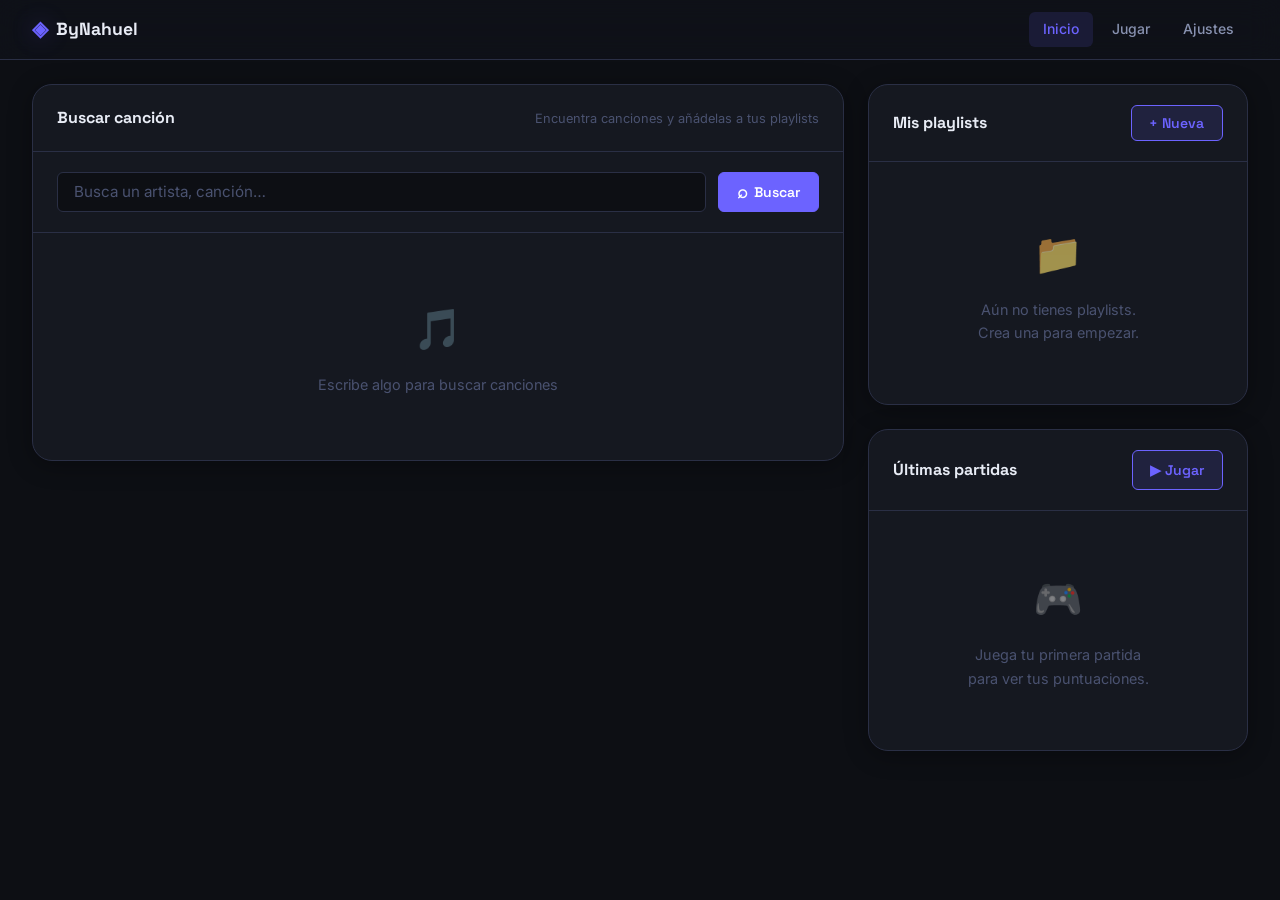
<file: index.html>
<!DOCTYPE html>
<html lang="es">
<head>
  <meta charset="UTF-8" />
  <meta name="viewport" content="width=device-width, initial-scale=1.0" />
  <title>ByNahuel – Inicio</title>
  <link rel="stylesheet" href="css/theme.css" />
  <link rel="stylesheet" href="css/index.css" />
  <link rel="preconnect" href="https://fonts.googleapis.com" />
  <link href="https://fonts.googleapis.com/css2?family=Space+Grotesk:wght@400;500;600;700&family=Inter:wght@300;400;500&display=swap" rel="stylesheet" />
</head>
<body>

  <!-- NAV -->
  <nav class="navbar">
    <a href="index.html" class="nav-brand">
      <span class="brand-icon">◈</span>
      <span class="brand-name">ByNahuel</span>
    </a>
    <div class="nav-links">
      <a href="index.html" class="nav-link active">Inicio</a>
      <a href="game.html" class="nav-link">Jugar</a>
      <a href="config.html" class="nav-link">Ajustes</a>
    </div>
  </nav>

  <!-- MAIN -->
  <main class="main-layout">

    <!-- LEFT: Search & Add -->
    <section class="panel search-panel">
      <div class="panel-header">
        <h2 class="panel-title">Buscar canción</h2>
        <p class="panel-sub">Encuentra canciones y añádelas a tus playlists</p>
      </div>

      <div class="search-bar-wrap">
        <input
          type="text"
          id="searchInput"
          class="search-input"
          placeholder="Busca un artista, canción…"
          autocomplete="off"
        />
        <button id="searchBtn" class="btn btn-primary">
          <span class="btn-icon">⌕</span> Buscar
        </button>
      </div>

      <!-- Results -->
      <div id="searchResults" class="results-grid" aria-live="polite">
        <!-- Cards injected by JS -->
        <div class="empty-state" id="searchEmpty">
          <span class="empty-icon">🎵</span>
          <p>Escribe algo para buscar canciones</p>
        </div>
      </div>
    </section>

    <!-- RIGHT: Playlists + Scores -->
    <aside class="right-column">

      <!-- Playlists -->
      <section class="panel playlists-panel">
        <div class="panel-header">
          <h2 class="panel-title">Mis playlists</h2>
          <button id="newPlaylistBtn" class="btn btn-accent">+ Nueva</button>
        </div>

        <div id="playlistsList" class="playlists-list">
          <!-- Injected by JS -->
          <div class="empty-state" id="playlistsEmpty">
            <span class="empty-icon">📁</span>
            <p>Aún no tienes playlists.<br/>Crea una para empezar.</p>
          </div>
        </div>
      </section>

      <!-- Recent Scores -->
      <section class="panel scores-panel">
        <div class="panel-header">
          <h2 class="panel-title">Últimas partidas</h2>
          <a href="game.html" class="btn btn-accent">▶ Jugar</a>
        </div>
        <div id="recentScoresList" class="recent-scores-list">
          <!-- Injected by JS -->
          <div class="empty-state" id="scoresEmpty">
            <span class="empty-icon">🎮</span>
            <p>Juega tu primera partida<br/>para ver tus puntuaciones.</p>
          </div>
        </div>
      </section>

    </aside>

  </main>

  <!-- MODAL: New Playlist -->
  <div id="modalNewPlaylist" class="modal-overlay hidden" role="dialog" aria-modal="true" aria-labelledby="modalTitle">
    <div class="modal">
      <div class="modal-header">
        <h3 id="modalTitle" class="modal-title">Nueva playlist</h3>
        <button class="modal-close" id="closeModal" aria-label="Cerrar">✕</button>
      </div>
      <div class="modal-body">
        <label class="form-label" for="playlistNameInput">Nombre</label>
        <input type="text" id="playlistNameInput" class="form-input" placeholder="Mi playlist…" maxlength="50" />
        <label class="form-label" for="playlistEmojiInput">Emoji (opcional)</label>
        <input type="text" id="playlistEmojiInput" class="form-input emoji-input" placeholder="🎸" maxlength="2" />
      </div>
      <div class="modal-footer">
        <button id="cancelModal" class="btn btn-ghost">Cancelar</button>
        <button id="confirmModal" class="btn btn-primary">Crear</button>
      </div>
    </div>
  </div>

  <!-- MODAL: Add to Playlist -->
  <div id="modalAddSong" class="modal-overlay hidden" role="dialog" aria-modal="true" aria-labelledby="modalAddTitle">
    <div class="modal">
      <div class="modal-header">
        <h3 id="modalAddTitle" class="modal-title">Añadir a playlist</h3>
        <button class="modal-close" id="closeAddModal" aria-label="Cerrar">✕</button>
      </div>
      <div class="modal-body">
        <p class="modal-song-info" id="modalSongInfo"></p>
        <div id="playlistSelectList" class="playlist-select-list">
          <!-- Injected by JS -->
        </div>
      </div>
    </div>
  </div>

  <!-- MODAL: View / Edit Playlist -->
  <div id="modalViewPlaylist" class="modal-overlay hidden" role="dialog" aria-modal="true" aria-labelledby="modalViewTitle">
    <div class="modal modal-wide">
      <div class="modal-header">
        <h3 id="modalViewTitle" class="modal-title">Playlist</h3>
        <button class="modal-close" id="closeViewModal" aria-label="Cerrar">✕</button>
      </div>
      <div class="modal-body">

        <!-- Editar nombre y emoji -->
        <div style="display:flex; gap:0.5rem; margin-bottom:1rem;">
          <input
            type="text"
            id="editEmojiInput"
            class="form-input emoji-input"
            placeholder="🎵"
            maxlength="2"
            style="width:56px; flex-shrink:0; text-align:center;"
          />
          <input
            type="text"
            id="editNameInput"
            class="form-input"
            placeholder="Nombre de la playlist…"
            maxlength="50"
            style="flex:1;"
          />
          <button id="savePlaylistNameBtn" class="btn btn-primary" style="flex-shrink:0;">Guardar</button>
        </div>

        <div id="playlistSongsList" class="playlist-songs-list">
          <!-- Injected by JS -->
        </div>
      </div>
      <div class="modal-footer">
        <button id="deletePlaylistBtn" class="btn btn-danger">Eliminar playlist</button>
        <a id="playToGameBtn" href="game.html" class="btn btn-primary">▶ Jugar con esta playlist</a>
      </div>
    </div>
  </div>

  <!-- MODAL: Score detail -->
  <div id="modalScoreDetail" class="modal-overlay hidden" role="dialog" aria-modal="true" aria-labelledby="scoreDetailTitle">
    <div class="modal modal-wide">
      <div class="modal-header">
        <h3 id="scoreDetailTitle" class="modal-title">Detalle de partida</h3>
        <button class="modal-close" id="closeScoreModal" aria-label="Cerrar">✕</button>
      </div>
      <div class="modal-body" id="scoreDetailContent">
        <!-- Injected by JS -->
      </div>
    </div>
  </div>

  <!-- TOAST -->
  <div id="toast" class="toast hidden" aria-live="polite"></div>

  <script src="js/storage.js"></script>
  <script src="js/api.js"></script>
  <script src="js/index.js"></script>
  <script>
    /* ── Render recent scores on the index page ── */
    (function renderIndexScores() {
      const list    = document.getElementById('recentScoresList');
      const empty   = document.getElementById('scoresEmpty');
      const scores  = Storage.getScores().slice(0, 5);   // top 5

      if (!scores.length) {
        empty.style.display = '';
        return;
      }

      empty.style.display = 'none';
      const medals = ['🥇', '🥈', '🥉'];

      scores.forEach((s, i) => {
        const pct  = s.total ? Math.round((s.correct / s.total) * 100) : 0;
        const pctClass = pct >= 80 ? 'high' : pct >= 50 ? 'mid' : 'low';
        const date = new Date(s.date).toLocaleDateString('es-ES', { day: 'numeric', month: 'short' });

        const item = document.createElement('div');
        item.className = 'score-row';
        item.title = 'Ver detalle de la partida';
        item.innerHTML = `
          <span class="score-medal">${medals[i] || (i + 1)}</span>
          <div class="score-info">
            <div class="score-playlist">${s.playlistName || '—'}</div>
            <div class="score-meta">${date} &middot; ${s.correct}/${s.total} aciertos &middot; racha ${s.bestStreak || 0}</div>
          </div>
          <div class="score-right">
            <span class="score-pts">${s.score.toLocaleString('es-ES')}</span>
            <span class="score-pct ${pctClass}">${pct}%</span>
          </div>
          <span class="score-chevron">›</span>
        `;
        item.addEventListener('click', () => openScoreDetailModal(s));
        list.appendChild(item);
      });
    })();
  </script>
</body>
</html>
</file>
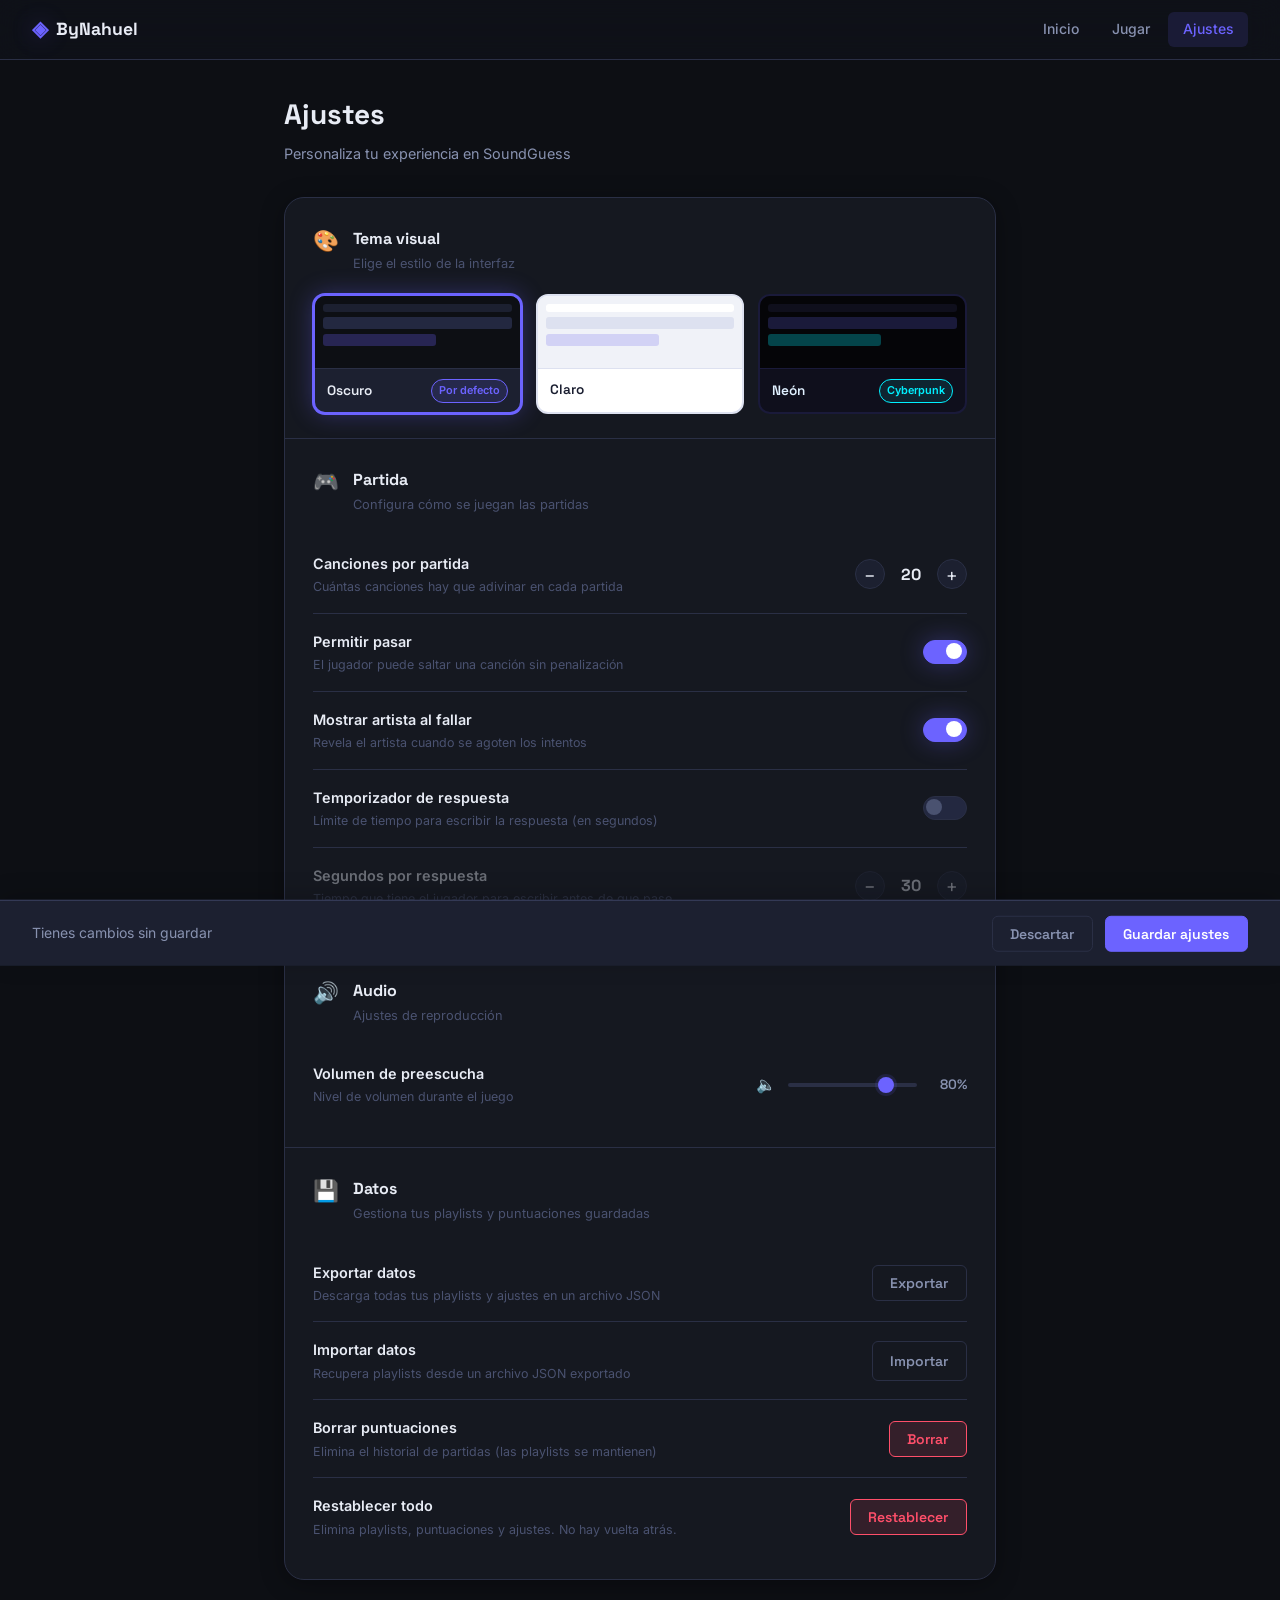
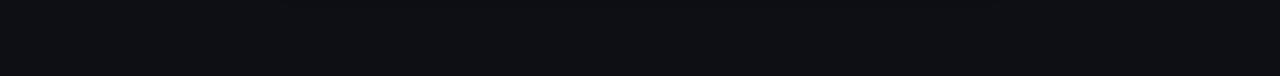
<file: config.html>
<!DOCTYPE html>
<html lang="es">
<head>
  <meta charset="UTF-8" />
  <meta name="viewport" content="width=device-width, initial-scale=1.0" />
  <title>ByNahuel – Ajustes</title>
  <link rel="stylesheet" href="css/theme.css" />
  <link rel="stylesheet" href="css/config.css" />
  <link rel="preconnect" href="https://fonts.googleapis.com" />
  <link href="https://fonts.googleapis.com/css2?family=Space+Grotesk:wght@400;500;600;700&family=Inter:wght@300;400;500&display=swap" rel="stylesheet" />
</head>
<body>

  <!-- NAV -->
  <nav class="navbar">
    <a href="index.html" class="nav-brand">
      <span class="brand-icon">◈</span>
      <span class="brand-name">ByNahuel</span>
    </a>
    <div class="nav-links">
      <a href="index.html" class="nav-link">Inicio</a>
      <a href="game.html" class="nav-link">Jugar</a>
      <a href="config.html" class="nav-link active">Ajustes</a>
    </div>
  </nav>

  <main class="config-main">
    <div class="config-header">
      <h1 class="config-title">Ajustes</h1>
      <p class="config-sub">Personaliza tu experiencia en SoundGuess</p>
    </div>

    <div class="config-sections">

      <!-- SECTION: Theme -->
      <section class="config-section">
        <div class="section-label">
          <span class="section-icon">🎨</span>
          <div>
            <h2 class="section-title">Tema visual</h2>
            <p class="section-desc">Elige el estilo de la interfaz</p>
          </div>
        </div>

        <div class="theme-cards" id="themeCards" role="radiogroup" aria-label="Seleccionar tema">

          <label class="theme-card" data-theme="dark">
            <input type="radio" name="theme" value="dark" class="sr-only" />
            <div class="theme-preview theme-preview-dark">
              <div class="tp-bar"></div>
              <div class="tp-block"></div>
              <div class="tp-block tp-short"></div>
            </div>
            <div class="theme-card-info">
              <span class="theme-name">Oscuro</span>
              <span class="theme-badge">Por defecto</span>
            </div>
          </label>

          <label class="theme-card" data-theme="light">
            <input type="radio" name="theme" value="light" class="sr-only" />
            <div class="theme-preview theme-preview-light">
              <div class="tp-bar"></div>
              <div class="tp-block"></div>
              <div class="tp-block tp-short"></div>
            </div>
            <div class="theme-card-info">
              <span class="theme-name">Claro</span>
            </div>
          </label>

          <label class="theme-card" data-theme="neon">
            <input type="radio" name="theme" value="neon" class="sr-only" />
            <div class="theme-preview theme-preview-neon">
              <div class="tp-bar"></div>
              <div class="tp-block"></div>
              <div class="tp-block tp-short"></div>
            </div>
            <div class="theme-card-info">
              <span class="theme-name">Neón</span>
              <span class="theme-badge neon">Cyberpunk</span>
            </div>
          </label>

        </div>
      </section>

      <!-- DIVIDER -->
      <div class="section-divider"></div>

      <!-- SECTION: Game -->
      <section class="config-section">
        <div class="section-label">
          <span class="section-icon">🎮</span>
          <div>
            <h2 class="section-title">Partida</h2>
            <p class="section-desc">Configura cómo se juegan las partidas</p>
          </div>
        </div>

        <div class="config-options">

          <div class="config-row">
            <div class="config-row-info">
              <label class="config-row-title" for="songsPerGame">Canciones por partida</label>
              <p class="config-row-desc">Cuántas canciones hay que adivinar en cada partida</p>
            </div>
            <div class="config-row-control">
              <button class="stepper-btn" id="songsDecBtn" aria-label="Reducir">−</button>
              <span class="stepper-val" id="songsPerGameVal">20</span>
              <button class="stepper-btn" id="songsIncBtn" aria-label="Aumentar">+</button>
              <input type="hidden" id="songsPerGame" value="20" min="5" max="50" />
            </div>
          </div>

          <div class="config-row">
            <div class="config-row-info">
              <label class="config-row-title" for="skipEnabled">Permitir pasar</label>
              <p class="config-row-desc">El jugador puede saltar una canción sin penalización</p>
            </div>
            <div class="config-row-control">
              <button
                class="toggle-btn"
                id="skipEnabled"
                role="switch"
                aria-checked="true"
                data-key="skipEnabled"
              >
                <span class="toggle-thumb"></span>
              </button>
            </div>
          </div>

          <div class="config-row">
            <div class="config-row-info">
              <label class="config-row-title" for="showArtist">Mostrar artista al fallar</label>
              <p class="config-row-desc">Revela el artista cuando se agoten los intentos</p>
            </div>
            <div class="config-row-control">
              <button
                class="toggle-btn"
                id="showArtist"
                role="switch"
                aria-checked="true"
                data-key="showArtist"
              >
                <span class="toggle-thumb"></span>
              </button>
            </div>
          </div>

          <div class="config-row">
            <div class="config-row-info">
              <label class="config-row-title" for="timerEnabled">Temporizador de respuesta</label>
              <p class="config-row-desc">Límite de tiempo para escribir la respuesta (en segundos)</p>
            </div>
            <div class="config-row-control">
              <button
                class="toggle-btn"
                id="timerEnabled"
                role="switch"
                aria-checked="false"
                data-key="timerEnabled"
              >
                <span class="toggle-thumb"></span>
              </button>
            </div>
          </div>

          <div class="config-row" id="timerSecondsRow" style="opacity:0.4; pointer-events:none;">
            <div class="config-row-info">
              <label class="config-row-title" for="timerSeconds">Segundos por respuesta</label>
              <p class="config-row-desc">Tiempo que tiene el jugador para escribir antes de que pase</p>
            </div>
            <div class="config-row-control">
              <button class="stepper-btn" id="timerDecBtn" aria-label="Reducir">−</button>
              <span class="stepper-val" id="timerSecondsVal">30</span>
              <button class="stepper-btn" id="timerIncBtn" aria-label="Aumentar">+</button>
              <input type="hidden" id="timerSeconds" value="30" min="10" max="120" />
            </div>
          </div>

        </div>
      </section>

      <!-- DIVIDER -->
      <div class="section-divider"></div>

      <!-- SECTION: Audio -->
      <section class="config-section">
        <div class="section-label">
          <span class="section-icon">🔊</span>
          <div>
            <h2 class="section-title">Audio</h2>
            <p class="section-desc">Ajustes de reproducción</p>
          </div>
        </div>

        <div class="config-options">
          <div class="config-row">
            <div class="config-row-info">
              <label class="config-row-title" for="volumeSlider">Volumen de preescucha</label>
              <p class="config-row-desc">Nivel de volumen durante el juego</p>
            </div>
            <div class="config-row-control wide-control">
              <span class="volume-icon">🔈</span>
              <input type="range" id="volumeSlider" class="slider" min="0" max="100" value="80" />
              <span class="volume-label" id="volumeLabel">80%</span>
            </div>
          </div>
        </div>
      </section>

      <!-- DIVIDER -->
      <div class="section-divider"></div>

      <!-- SECTION: Data -->
      <section class="config-section">
        <div class="section-label">
          <span class="section-icon">💾</span>
          <div>
            <h2 class="section-title">Datos</h2>
            <p class="section-desc">Gestiona tus playlists y puntuaciones guardadas</p>
          </div>
        </div>

        <div class="config-options">
          <div class="config-row">
            <div class="config-row-info">
              <span class="config-row-title">Exportar datos</span>
              <p class="config-row-desc">Descarga todas tus playlists y ajustes en un archivo JSON</p>
            </div>
            <div class="config-row-control">
              <button id="exportDataBtn" class="btn btn-ghost">Exportar</button>
            </div>
          </div>

          <div class="config-row">
            <div class="config-row-info">
              <span class="config-row-title">Importar datos</span>
              <p class="config-row-desc">Recupera playlists desde un archivo JSON exportado</p>
            </div>
            <div class="config-row-control">
              <label class="btn btn-ghost" for="importDataInput" style="cursor:pointer;">Importar</label>
              <input type="file" id="importDataInput" accept=".json" class="sr-only" />
            </div>
          </div>

          <div class="config-row">
            <div class="config-row-info">
              <span class="config-row-title">Borrar puntuaciones</span>
              <p class="config-row-desc">Elimina el historial de partidas (las playlists se mantienen)</p>
            </div>
            <div class="config-row-control">
              <button id="clearScoresBtn" class="btn btn-danger">Borrar</button>
            </div>
          </div>

          <div class="config-row">
            <div class="config-row-info">
              <span class="config-row-title">Restablecer todo</span>
              <p class="config-row-desc">Elimina playlists, puntuaciones y ajustes. No hay vuelta atrás.</p>
            </div>
            <div class="config-row-control">
              <button id="resetAllBtn" class="btn btn-danger">Restablecer</button>
            </div>
          </div>
        </div>
      </section>

    </div>

    <!-- Save bar -->
    <div class="save-bar" id="saveBar">
      <span class="save-msg">Tienes cambios sin guardar</span>
      <div class="save-actions">
        <button id="discardBtn" class="btn btn-ghost">Descartar</button>
        <button id="saveBtn" class="btn btn-primary">Guardar ajustes</button>
      </div>
    </div>

  </main>

  <!-- TOAST -->
  <div id="toast" class="toast hidden" aria-live="polite"></div>

  <!-- CONFIRM MODAL -->
  <div id="modalConfirm" class="modal-overlay hidden" role="dialog" aria-modal="true">
    <div class="modal">
      <div class="modal-header">
        <h3 id="confirmTitle" class="modal-title">¿Estás seguro?</h3>
      </div>
      <div class="modal-body">
        <p id="confirmMsg" class="modal-text"></p>
      </div>
      <div class="modal-footer">
        <button id="confirmCancel" class="btn btn-ghost">Cancelar</button>
        <button id="confirmOk" class="btn btn-danger">Confirmar</button>
      </div>
    </div>
  </div>

  <script src="js/storage.js"></script>
  <script src="js/config.js"></script>
</body>
</html>
</file>
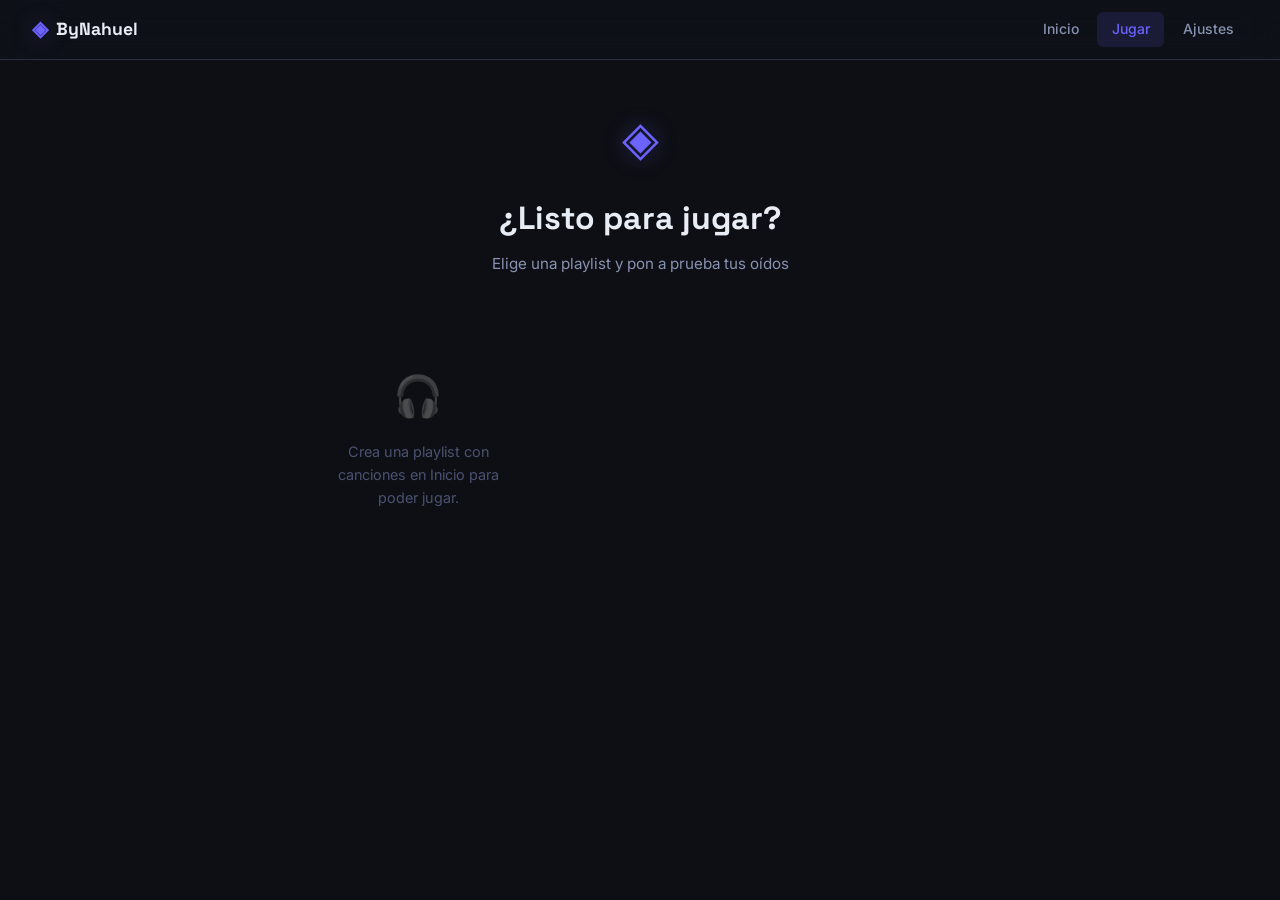
<file: game.html>
<!DOCTYPE html>
<html lang="es">
<head>
  <meta charset="UTF-8" />
  <meta name="viewport" content="width=device-width, initial-scale=1.0" />
  <title>ByNahuel – Jugar</title>
  <link rel="stylesheet" href="css/theme.css" />
  <link rel="stylesheet" href="css/game.css" />
  <link rel="preconnect" href="https://fonts.googleapis.com" />
  <link href="https://fonts.googleapis.com/css2?family=Space+Grotesk:wght@400;500;600;700&family=Inter:wght@300;400;500&display=swap" rel="stylesheet" />
</head>
<body>
 
  <!-- NAV -->
  <nav class="navbar">
    <a href="index.html" class="nav-brand">
      <span class="brand-icon">◈</span>
      <span class="brand-name">ByNahuel</span>
    </a>
    <div class="nav-links">
      <a href="index.html" class="nav-link">Inicio</a>
      <a href="game.html" class="nav-link active">Jugar</a>
      <a href="config.html" class="nav-link">Ajustes</a>
    </div>
  </nav>

  <!-- ══════════ BANNER: Reanudar partida ══════════ -->
  <div id="resumeBanner" class="resume-banner hidden" role="alert">
    <div class="resume-banner-inner">
      <span class="resume-icon">⏸</span>
      <div class="resume-text">
        <strong>Tienes una partida en curso</strong>
        <span id="resumeInfo" class="resume-info"></span>
      </div>
      <div class="resume-actions">
        <button id="resumeYesBtn" class="btn btn-primary">Continuar</button>
        <button id="resumeNoBtn"  class="btn btn-ghost">Descartar</button>
      </div>
    </div>
  </div>
 
  <main class="game-main">
 
    <!-- ══════════ SCREEN: Lobby ══════════ -->
    <div id="screenLobby" class="game-screen">
      <div class="lobby-wrap">
        <div class="lobby-hero">
          <span class="lobby-icon">◈</span>
          <h1 class="lobby-title">¿Listo para jugar?</h1>
          <p class="lobby-sub">Elige una playlist y pon a prueba tus oídos</p>
        </div>
 
        <div class="lobby-playlists" id="lobbyPlaylists">
          <!-- Injected by JS -->
          <div class="empty-state" id="lobbyEmpty">
            <span class="empty-icon">🎧</span>
            <p>Crea una playlist con canciones en <a href="index.html">Inicio</a> para poder jugar.</p>
          </div>
        </div>
 
        <div class="lobby-actions" id="lobbyActions" style="display:none;">
          <div class="selected-playlist-info" id="selectedPlaylistInfo">
            <!-- Injected by JS -->
          </div>
          <button id="startGameBtn" class="btn btn-primary btn-large">▶ Empezar partida</button>
        </div>
      </div>
    </div>
 
    <!-- ══════════ SCREEN: Game ══════════ -->
    <div id="screenGame" class="game-screen hidden">
 
      <!-- HUD -->
      <div class="game-hud">
        <div class="hud-block">
          <span class="hud-label">Canción</span>
          <span class="hud-val" id="hudSong">1 / 20</span>
        </div>
        <div class="hud-block hud-score">
          <span class="hud-label">Puntos</span>
          <span class="hud-val hud-score-val" id="hudScore">0</span>
        </div>
        <div class="hud-block">
          <span class="hud-label">Racha</span>
          <span class="hud-val hud-streak" id="hudStreak">🔥 0</span>
        </div>
        <div class="hud-block hud-timer-block hidden" id="hudTimerBlock">
          <span class="hud-label">Tiempo</span>
          <span class="hud-val hud-timer" id="hudTimer">30</span>
        </div>
      </div>
 
      <!-- Progress bar -->
      <div class="progress-bar-track">
        <div class="progress-bar-fill" id="progressBarFill" style="width:0%"></div>
      </div>
 
      <!-- Game arena -->
      <div class="game-arena">
 
        <!-- Phase indicator -->
        <div class="phase-row">
          <div class="phase-step" id="phase1" data-phase="1">
            <span class="phase-num">1</span>
            <span class="phase-secs">0.3 seg</span>
          </div>
          <div class="phase-sep">→</div>
          <div class="phase-step" id="phase2" data-phase="2">
            <span class="phase-num">2</span>
            <span class="phase-secs">1 seg</span>
          </div>
          <div class="phase-sep">→</div>
          <div class="phase-step" id="phase3" data-phase="3">
            <span class="phase-num">3</span>
            <span class="phase-secs">5 seg</span>
          </div>
          <div class="phase-sep">→</div>
          <div class="phase-step" id="phase4" data-phase="4">
            <span class="phase-num">4</span>
            <span class="phase-secs">10 seg</span>
          </div>
        </div>
 
        <!-- Player -->
        <div class="player-card" id="playerCard">
          <div class="waveform-wrap">
            <div class="waveform" id="waveform">
              <span></span><span></span><span></span><span></span><span></span>
              <span></span><span></span><span></span><span></span><span></span>
              <span></span><span></span><span></span><span></span><span></span>
            </div>
            <audio id="audioPlayer" preload="none"></audio>
          </div>

          <!-- Playback progress bar for current fragment -->
          <div class="playback-progress-wrap" id="playbackProgressWrap">
            <div class="playback-progress-fill" id="playbackProgressFill"></div>
          </div>
 
          <button id="playBtn" class="play-btn" aria-label="Reproducir fragmento">
            <span class="play-icon" id="playBtnIcon">▶</span>
          </button>
 
          <div class="phase-label">
            Escucharás <strong id="phaseDuration">1 segundo</strong>
          </div>
        </div>
 
        <!-- Guess input -->
        <div class="guess-area">
          <div class="guess-input-wrap">
            <input
              type="text"
              id="guessInput"
              class="guess-input"
              placeholder="¿Qué canción es?"
              autocomplete="off"
            />
            <div class="autocomplete-list hidden" id="autocompleteList"></div>
          </div>
 
          <div class="guess-actions">
            <button id="skipBtn" class="btn btn-ghost skip-btn">
              Pasar fase →
            </button>
            <button id="giveUpBtn" class="btn btn-ghost give-up-btn">
              No sé
            </button>
            <button id="submitGuessBtn" class="btn btn-primary">
              Confirmar
            </button>
          </div>
        </div>
 
        <!-- Feedback (shown after guess) -->
        <div class="feedback-area hidden" id="feedbackArea">
          <div class="feedback-card" id="feedbackCard">
            <div class="feedback-result" id="feedbackResult">
              <!-- ✓ / ✗ injected -->
            </div>
            <div class="feedback-song" id="feedbackSong">
              <!-- Song info injected -->
            </div>
            <div class="feedback-points" id="feedbackPoints">
              <!-- Points injected -->
            </div>

            <!-- Listen to preview button -->
            <button id="listenPreviewBtn" class="listen-preview-btn" aria-label="Escuchar preview">
              <span class="listen-icon">▶</span>
              <span class="listen-label">Escuchar canción</span>
            </button>
            <!-- Mini progress bar for the preview playback -->
            <div class="listen-progress-wrap" id="listenProgressWrap">
              <div class="listen-progress-fill" id="listenProgressFill"></div>
            </div>

            <button id="nextSongBtn" class="btn btn-primary btn-large">
              Siguiente canción →
            </button>
          </div>
        </div>
 
      </div>
    </div>
 
    <!-- ══════════ SCREEN: Results ══════════ -->
    <div id="screenResults" class="game-screen hidden">
      <div class="results-wrap">
 
        <div class="results-hero">
          <div class="results-trophy" id="resultsTrophy">🏆</div>
          <h2 class="results-title" id="resultsTitle">¡Partida terminada!</h2>
          <div class="results-score-display">
            <span class="results-score-num" id="resultsFinalScore">0</span>
            <span class="results-score-label">puntos</span>
          </div>
        </div>
 
        <div class="results-stats-row">
          <div class="results-stat">
            <span class="stat-num" id="statCorrect">0</span>
            <span class="stat-label">Acertadas</span>
          </div>
          <div class="results-stat">
            <span class="stat-num" id="statWrong">0</span>
            <span class="stat-label">Falladas</span>
          </div>
          <div class="results-stat">
            <span class="stat-num" id="statBestStreak">0</span>
            <span class="stat-label">Racha máx.</span>
          </div>
          <div class="results-stat">
            <span class="stat-num" id="statAvgPhase">-</span>
            <span class="stat-label">Fase media</span>
          </div>
        </div>
 
        <!-- Score history table -->
        <div class="results-history">
          <h3 class="history-title">Canciones de esta partida</h3>
          <div class="history-list" id="historySongList">
            <!-- Injected by JS -->
          </div>
        </div>
 
        <!-- Past scores -->
        <div class="results-leaderboard">
          <h3 class="history-title">Mejores puntuaciones</h3>
          <div class="leaderboard-list" id="leaderboardList">
            <!-- Injected by JS -->
          </div>
        </div>
 
        <div class="results-actions">
          <button id="playAgainBtn" class="btn btn-primary btn-large">↺ Jugar de nuevo</button>
          <a href="index.html" class="btn btn-ghost">Volver al inicio</a>
        </div>
 
      </div>
    </div>
 
  </main>
 
  <!-- TOAST -->
  <div id="toast" class="toast hidden" aria-live="polite"></div>
 
  <script src="js/storage.js"></script>
  <script src="js/api.js"></script>
  <script src="js/game.js"></script>
</body>
</html>
</file>
<file: css/theme.css>
/* ═══════════════════════════════════════════════
   theme.css  –  Variables de tema + estilos base
   ═══════════════════════════════════════════════ */

/* ── TEMA OSCURO (por defecto) ── */
:root,
[data-theme="dark"] {
  --bg-base:        #0d0f14;
  --bg-surface:     #151820;
  --bg-elevated:    #1c2030;
  --bg-hover:       #232840;

  --border:         #2a2f45;
  --border-strong:  #3a4060;

  --text-primary:   #e8ecf5;
  --text-secondary: #8892b0;
  --text-muted:     #4a5270;

  --accent:         #6c63ff;
  --accent-hover:   #7c75ff;
  --accent-dim:     #6c63ff22;
  --accent-glow:    0 0 24px #6c63ff55;

  --success:        #3ecf8e;
  --success-dim:    #3ecf8e22;
  --danger:         #ff4f6a;
  --danger-dim:     #ff4f6a22;
  --warning:        #f5a623;

  --nav-bg:         #10121acc;
  --nav-blur:       blur(16px);
  --shadow-card:    0 4px 24px #00000055;
  --shadow-modal:   0 16px 64px #00000088;

  --radius-sm:  6px;
  --radius-md:  12px;
  --radius-lg:  20px;
  --radius-xl:  28px;

  --font-display: 'Space Grotesk', sans-serif;
  --font-body:    'Inter', sans-serif;
}

/* ── TEMA CLARO ── */
[data-theme="light"] {
  --bg-base:        #f0f2f8;
  --bg-surface:     #ffffff;
  --bg-elevated:    #ffffff;
  --bg-hover:       #eef0f8;

  --border:         #dde1f0;
  --border-strong:  #c5cbe8;

  --text-primary:   #1a1e30;
  --text-secondary: #5a607a;
  --text-muted:     #9aa0b8;

  --accent:         #5048e5;
  --accent-hover:   #4038d0;
  --accent-dim:     #5048e518;
  --accent-glow:    0 0 20px #5048e530;

  --success:        #1eac6e;
  --success-dim:    #1eac6e18;
  --danger:         #e83452;
  --danger-dim:     #e8345218;
  --warning:        #d9870a;

  --nav-bg:         #ffffffcc;
  --nav-blur:       blur(16px);
  --shadow-card:    0 2px 16px #1a1e3018;
  --shadow-modal:   0 12px 48px #1a1e3030;
}

/* ── TEMA NEÓN / CYBERPUNK ── */
[data-theme="neon"] {
  --bg-base:        #050508;
  --bg-surface:     #0a0a12;
  --bg-elevated:    #0f0f1c;
  --bg-hover:       #14142a;

  --border:         #1a1a3a;
  --border-strong:  #2a2a5a;

  --text-primary:   #e0f0ff;
  --text-secondary: #7080a0;
  --text-muted:     #303050;

  --accent:         #00f0ff;
  --accent-hover:   #40f8ff;
  --accent-dim:     #00f0ff18;
  --accent-glow:    0 0 32px #00f0ff55, 0 0 64px #00f0ff22;

  --success:        #00ff88;
  --success-dim:    #00ff8818;
  --danger:         #ff0055;
  --danger-dim:     #ff005518;
  --warning:        #ffaa00;

  --nav-bg:         #050508ee;
  --nav-blur:       blur(20px);
  --shadow-card:    0 4px 32px #00f0ff18, 0 0 0 1px #00f0ff15;
  --shadow-modal:   0 16px 80px #00000099, 0 0 0 1px #00f0ff20;
}

/* ══════════════════════════════════════
   RESET & BASE
══════════════════════════════════════ */
*, *::before, *::after { box-sizing: border-box; margin: 0; padding: 0; }

html { scroll-behavior: smooth; }

body {
  font-family: var(--font-body);
  background: var(--bg-base);
  color: var(--text-primary);
  min-height: 100vh;
  line-height: 1.6;
  transition: background 0.3s ease, color 0.3s ease;
}

img { display: block; max-width: 100%; }
a   { color: inherit; text-decoration: none; }
button { cursor: pointer; font-family: inherit; border: none; background: none; }
input, textarea, select { font-family: inherit; }

/* ══════════════════════════════════════
   NAVBAR
══════════════════════════════════════ */
.navbar {
  position: sticky;
  top: 0;
  z-index: 100;
  display: flex;
  align-items: center;
  justify-content: space-between;
  padding: 0 2rem;
  height: 60px;
  background: var(--nav-bg);
  backdrop-filter: var(--nav-blur);
  -webkit-backdrop-filter: var(--nav-blur);
  border-bottom: 1px solid var(--border);
  transition: background 0.3s ease;
}

.nav-brand {
  display: flex;
  align-items: center;
  gap: 0.5rem;
  font-family: var(--font-display);
  font-weight: 700;
  font-size: 1.1rem;
  color: var(--text-primary);
}

.brand-icon {
  font-size: 1.3rem;
  color: var(--accent);
  text-shadow: var(--accent-glow);
}

.nav-links { display: flex; gap: 0.25rem; }

.nav-link {
  padding: 0.4rem 0.9rem;
  border-radius: var(--radius-sm);
  font-size: 0.875rem;
  font-weight: 500;
  color: var(--text-secondary);
  transition: color 0.2s, background 0.2s;
}
.nav-link:hover { color: var(--text-primary); background: var(--bg-hover); }
.nav-link.active { color: var(--accent); background: var(--accent-dim); }

/* ══════════════════════════════════════
   BUTTONS
══════════════════════════════════════ */
.btn {
  display: inline-flex;
  align-items: center;
  gap: 0.4rem;
  padding: 0.5rem 1.1rem;
  border-radius: var(--radius-sm);
  font-family: var(--font-display);
  font-size: 0.875rem;
  font-weight: 600;
  transition: all 0.2s ease;
  white-space: nowrap;
  border: 1px solid transparent;
}

.btn-primary { background: var(--accent); color: #fff; border-color: var(--accent); }
.btn-primary:hover { background: var(--accent-hover); box-shadow: var(--accent-glow); transform: translateY(-1px); }

.btn-accent { background: var(--accent-dim); color: var(--accent); border-color: var(--accent); }
.btn-accent:hover { background: var(--accent); color: #fff; }

.btn-ghost { background: transparent; color: var(--text-secondary); border-color: var(--border); }
.btn-ghost:hover { background: var(--bg-hover); color: var(--text-primary); border-color: var(--border-strong); }

.btn-danger { background: var(--danger-dim); color: var(--danger); border-color: var(--danger); }
.btn-danger:hover { background: var(--danger); color: #fff; }

.btn-large { padding: 0.75rem 1.75rem; font-size: 1rem; border-radius: var(--radius-md); }

.btn:disabled { opacity: 0.4; cursor: not-allowed; transform: none !important; box-shadow: none !important; }

/* ══════════════════════════════════════
   FORM ELEMENTS
══════════════════════════════════════ */
.form-label {
  display: block;
  font-size: 0.8rem;
  font-weight: 600;
  color: var(--text-secondary);
  text-transform: uppercase;
  letter-spacing: 0.06em;
  margin-bottom: 0.4rem;
  margin-top: 1rem;
}
.form-label:first-child { margin-top: 0; }

.form-input {
  width: 100%;
  padding: 0.6rem 0.9rem;
  background: var(--bg-base);
  border: 1px solid var(--border);
  border-radius: var(--radius-sm);
  color: var(--text-primary);
  font-size: 0.95rem;
  outline: none;
  transition: border-color 0.2s, box-shadow 0.2s;
}
.form-input:focus { border-color: var(--accent); box-shadow: 0 0 0 3px var(--accent-dim); }
.form-input::placeholder { color: var(--text-muted); }

/* ══════════════════════════════════════
   MODALS
══════════════════════════════════════ */
.modal-overlay {
  position: fixed;
  inset: 0;
  z-index: 200;
  background: #00000080;
  backdrop-filter: blur(4px);
  display: flex;
  align-items: center;
  justify-content: center;
  padding: 1rem;
  animation: fadeIn 0.2s ease;
}
.modal-overlay.hidden { display: none; }

.modal {
  background: var(--bg-elevated);
  border: 1px solid var(--border-strong);
  border-radius: var(--radius-lg);
  box-shadow: var(--shadow-modal);
  width: 100%;
  max-width: 440px;
  animation: slideUp 0.25s ease;
  overflow: hidden;
}
.modal-wide { max-width: 600px; }

.modal-header {
  display: flex;
  align-items: center;
  justify-content: space-between;
  padding: 1.25rem 1.5rem;
  border-bottom: 1px solid var(--border);
}

.modal-title {
  font-family: var(--font-display);
  font-size: 1.1rem;
  font-weight: 700;
  color: var(--text-primary);
}

.modal-close {
  width: 28px; height: 28px;
  border-radius: 50%;
  background: var(--bg-hover);
  color: var(--text-secondary);
  display: flex; align-items: center; justify-content: center;
  font-size: 0.85rem;
  transition: all 0.15s;
}
.modal-close:hover { background: var(--danger); color: #fff; }

.modal-body { padding: 1.25rem 1.5rem; }
.modal-text { color: var(--text-secondary); line-height: 1.6; }

.modal-footer {
  display: flex;
  gap: 0.75rem;
  justify-content: flex-end;
  padding: 1rem 1.5rem;
  border-top: 1px solid var(--border);
  background: var(--bg-surface);
}

/* ══════════════════════════════════════
   TOAST
══════════════════════════════════════ */
.toast {
  position: fixed;
  bottom: 1.5rem;
  left: 50%;
  transform: translateX(-50%);
  z-index: 999;
  padding: 0.65rem 1.25rem;
  background: var(--bg-elevated);
  border: 1px solid var(--border-strong);
  border-radius: var(--radius-md);
  box-shadow: var(--shadow-modal);
  font-size: 0.875rem;
  font-weight: 500;
  color: var(--text-primary);
  white-space: nowrap;
  animation: toastIn 0.25s ease;
}
.toast.hidden { display: none; }
.toast.success { border-color: var(--success); color: var(--success); }
.toast.error   { border-color: var(--danger);  color: var(--danger);  }

/* ══════════════════════════════════════
   EMPTY STATE
══════════════════════════════════════ */
.empty-state {
  display: flex;
  flex-direction: column;
  align-items: center;
  gap: 0.75rem;
  padding: 3rem 1rem;
  color: var(--text-muted);
  text-align: center;
  font-size: 0.9rem;
  line-height: 1.6;
}
.empty-icon { font-size: 2.5rem; opacity: 0.6; }

/* ══════════════════════════════════════
   UTILITY
══════════════════════════════════════ */
.hidden { display: none !important; }
.sr-only {
  position: absolute;
  width: 1px; height: 1px;
  padding: 0; margin: -1px;
  overflow: hidden; clip: rect(0,0,0,0);
  white-space: nowrap; border: 0;
}

/* ══════════════════════════════════════
   KEYFRAMES
══════════════════════════════════════ */
@keyframes fadeIn  { from { opacity: 0; } to { opacity: 1; } }
@keyframes slideUp { from { opacity: 0; transform: translateY(20px); } to { opacity: 1; transform: translateY(0); } }
@keyframes toastIn { from { opacity: 0; transform: translateX(-50%) translateY(12px); } to { opacity: 1; transform: translateX(-50%) translateY(0); } }
@keyframes pulse   { 0%,100% { opacity: 1; } 50% { opacity: 0.5; } }
@keyframes spin    { to { transform: rotate(360deg); } }
</file>
<file: css/index.css>
/* ═══════════════════════════════════════════════
   index.css  –  Página de inicio
   ═══════════════════════════════════════════════ */

/* ── Layout ── */
.main-layout {
  display: grid;
  grid-template-columns: 1fr 380px;
  gap: 1.5rem;
  padding: 1.5rem 2rem;
  max-width: 1280px;
  margin: 0 auto;
  min-height: calc(100vh - 60px);
  align-items: start;
}

/* ── Panels ── */
.panel {
  background: var(--bg-surface);
  border: 1px solid var(--border);
  border-radius: var(--radius-lg);
  overflow: hidden;
  box-shadow: var(--shadow-card);
}

.panel-header {
  display: flex;
  align-items: center;
  justify-content: space-between;
  padding: 1.25rem 1.5rem;
  border-bottom: 1px solid var(--border);
}

.panel-title {
  font-family: var(--font-display);
  font-size: 1rem;
  font-weight: 700;
  color: var(--text-primary);
}

.panel-sub {
  font-size: 0.8rem;
  color: var(--text-muted);
  margin-top: 0.15rem;
}

/* ── Search bar ── */
.search-bar-wrap {
  display: flex;
  gap: 0.75rem;
  padding: 1.25rem 1.5rem;
  border-bottom: 1px solid var(--border);
}

.search-input {
  flex: 1;
  padding: 0.6rem 1rem;
  background: var(--bg-base);
  border: 1px solid var(--border);
  border-radius: var(--radius-sm);
  color: var(--text-primary);
  font-size: 0.95rem;
  outline: none;
  transition: border-color 0.2s, box-shadow 0.2s;
}
.search-input:focus {
  border-color: var(--accent);
  box-shadow: 0 0 0 3px var(--accent-dim);
}
.search-input::placeholder { color: var(--text-muted); }

.btn-icon { font-size: 1.1rem; }

/* ── Results grid ── */
.results-grid {
  padding: 1rem 1.5rem;
  display: flex;
  flex-direction: column;
  gap: 0.5rem;
  max-height: calc(100vh - 260px);
  overflow-y: auto;
  scrollbar-width: thin;
  scrollbar-color: var(--border) transparent;
}
.results-grid::-webkit-scrollbar { width: 5px; }
.results-grid::-webkit-scrollbar-thumb { background: var(--border); border-radius: 99px; }

/* ── Song card (search result) ── */
.song-card {
  display: flex;
  align-items: center;
  gap: 0.85rem;
  padding: 0.7rem 0.85rem;
  background: var(--bg-elevated);
  border: 1px solid var(--border);
  border-radius: var(--radius-md);
  transition: border-color 0.2s, box-shadow 0.2s, transform 0.15s;
  animation: fadeIn 0.2s ease both;
}
.song-card:hover {
  border-color: var(--border-strong);
  box-shadow: var(--shadow-card);
  transform: translateY(-1px);
}

.song-cover {
  width: 46px;
  height: 46px;
  border-radius: var(--radius-sm);
  object-fit: cover;
  background: var(--bg-hover);
  flex-shrink: 0;
}

.song-info { flex: 1; min-width: 0; }

.song-title {
  font-family: var(--font-display);
  font-size: 0.9rem;
  font-weight: 600;
  color: var(--text-primary);
  white-space: nowrap;
  overflow: hidden;
  text-overflow: ellipsis;
}

.song-artist {
  font-size: 0.8rem;
  color: var(--text-secondary);
  white-space: nowrap;
  overflow: hidden;
  text-overflow: ellipsis;
}

.song-preview-btn {
  width: 32px;
  height: 32px;
  border-radius: 50%;
  background: var(--bg-hover);
  border: 1px solid var(--border);
  color: var(--text-secondary);
  display: flex;
  align-items: center;
  justify-content: center;
  font-size: 0.7rem;
  flex-shrink: 0;
  transition: all 0.2s;
}
.song-preview-btn:hover { background: var(--accent); color: #fff; border-color: var(--accent); }
.song-preview-btn.playing { background: var(--accent); color: #fff; border-color: var(--accent); animation: pulse 1s infinite; }

.song-add-btn {
  padding: 0.35rem 0.75rem;
  border-radius: var(--radius-sm);
  background: var(--accent-dim);
  border: 1px solid var(--accent);
  color: var(--accent);
  font-size: 0.78rem;
  font-weight: 600;
  flex-shrink: 0;
  transition: all 0.2s;
}
.song-add-btn:hover { background: var(--accent); color: #fff; }

/* Loading skeleton */
.song-skeleton {
  display: flex;
  align-items: center;
  gap: 0.85rem;
  padding: 0.7rem 0.85rem;
}
.sk-cover {
  width: 46px; height: 46px;
  border-radius: var(--radius-sm);
  background: var(--bg-elevated);
  animation: pulse 1.4s infinite;
}
.sk-lines { flex: 1; display: flex; flex-direction: column; gap: 0.4rem; }
.sk-line {
  height: 10px;
  border-radius: 4px;
  background: var(--bg-elevated);
  animation: pulse 1.4s infinite;
}
.sk-line.short { width: 55%; }

/* ── Playlists list ── */
.playlists-list {
  display: flex;
  flex-direction: column;
  gap: 0.4rem;
  padding: 0.75rem;
  max-height: calc(100vh - 200px);
  overflow-y: auto;
  scrollbar-width: thin;
  scrollbar-color: var(--border) transparent;
}
.playlists-list::-webkit-scrollbar { width: 4px; }
.playlists-list::-webkit-scrollbar-thumb { background: var(--border); border-radius: 99px; }

/* ── Playlist row ── */
.playlist-row {
  display: flex;
  align-items: center;
  gap: 0.75rem;
  padding: 0.75rem 0.85rem;
  background: var(--bg-elevated);
  border: 1px solid var(--border);
  border-radius: var(--radius-md);
  cursor: pointer;
  transition: all 0.2s;
  animation: fadeIn 0.2s ease;
}
.playlist-row:hover {
  border-color: var(--accent);
  background: var(--accent-dim);
}

.playlist-emoji {
  font-size: 1.4rem;
  width: 36px;
  text-align: center;
  flex-shrink: 0;
}

.playlist-row-info { flex: 1; min-width: 0; }

.playlist-row-name {
  font-family: var(--font-display);
  font-size: 0.9rem;
  font-weight: 600;
  color: var(--text-primary);
  white-space: nowrap;
  overflow: hidden;
  text-overflow: ellipsis;
}

.playlist-row-count {
  font-size: 0.75rem;
  color: var(--text-muted);
}

.playlist-row-arrow {
  color: var(--text-muted);
  font-size: 0.85rem;
  flex-shrink: 0;
}

/* ── Add to playlist selector ── */
.playlist-select-list {
  display: flex;
  flex-direction: column;
  gap: 0.5rem;
  max-height: 280px;
  overflow-y: auto;
}

.playlist-select-item {
  display: flex;
  align-items: center;
  gap: 0.75rem;
  padding: 0.7rem 0.9rem;
  background: var(--bg-base);
  border: 1px solid var(--border);
  border-radius: var(--radius-sm);
  cursor: pointer;
  transition: all 0.15s;
}
.playlist-select-item:hover {
  border-color: var(--accent);
  background: var(--accent-dim);
  color: var(--accent);
}

.modal-song-info {
  padding: 0.6rem 0.9rem;
  background: var(--bg-base);
  border-radius: var(--radius-sm);
  border: 1px solid var(--border);
  font-size: 0.875rem;
  color: var(--text-secondary);
  margin-bottom: 1rem;
}

/* ── Playlist songs list (view modal) ── */
.playlist-songs-list {
  display: flex;
  flex-direction: column;
  gap: 0.4rem;
  max-height: 380px;
  overflow-y: auto;
  scrollbar-width: thin;
  scrollbar-color: var(--border) transparent;
}

.playlist-song-item {
  display: flex;
  align-items: center;
  gap: 0.75rem;
  padding: 0.6rem 0.75rem;
  background: var(--bg-base);
  border: 1px solid var(--border);
  border-radius: var(--radius-sm);
  animation: fadeIn 0.15s ease;
}

.playlist-song-num {
  font-size: 0.75rem;
  color: var(--text-muted);
  width: 20px;
  text-align: right;
  flex-shrink: 0;
}

.playlist-song-cover {
  width: 36px;
  height: 36px;
  border-radius: 4px;
  object-fit: cover;
  background: var(--bg-hover);
  flex-shrink: 0;
}

.playlist-song-info { flex: 1; min-width: 0; }

.playlist-song-title {
  font-size: 0.875rem;
  font-weight: 600;
  color: var(--text-primary);
  white-space: nowrap;
  overflow: hidden;
  text-overflow: ellipsis;
}

.playlist-song-artist {
  font-size: 0.78rem;
  color: var(--text-secondary);
}

.playlist-song-remove {
  width: 26px; height: 26px;
  border-radius: 50%;
  background: transparent;
  color: var(--text-muted);
  display: flex; align-items: center; justify-content: center;
  font-size: 0.8rem;
  transition: all 0.15s;
  flex-shrink: 0;
  border: 1px solid transparent;
}
.playlist-song-remove:hover {
  background: var(--danger-dim);
  color: var(--danger);
  border-color: var(--danger);
}

/* ── Responsive ── */
@media (max-width: 900px) {
  .main-layout {
    grid-template-columns: 1fr;
    padding: 1rem;
  }
  .results-grid { max-height: 50vh; }
  .playlists-list { max-height: 50vh; }
}

/* ══════════════════════════════════════
   RIGHT COLUMN (playlists + scores)
══════════════════════════════════════ */
.right-column {
  display: flex;
  flex-direction: column;
  gap: 1.5rem;
}

/* ── Scores panel ── */
.scores-panel { overflow: hidden; }

.recent-scores-list {
  display: flex;
  flex-direction: column;
  padding: 0.5rem 0.75rem 0.75rem;
  gap: 0.3rem;
}

.score-row {
  display: flex;
  align-items: center;
  gap: 0.75rem;
  padding: 0.65rem 0.75rem;
  background: var(--bg-elevated);
  border: 1px solid var(--border);
  border-radius: var(--radius-md);
  cursor: pointer;
  transition: border-color 0.2s, background 0.2s;
  animation: fadeIn 0.2s ease both;
}
.score-row:hover {
  border-color: var(--accent);
  background: var(--accent-dim);
}
.score-row:hover .score-chevron {
  color: var(--accent);
  transform: translateX(2px);
}

.score-medal {
  font-size: 1.15rem;
  width: 28px;
  text-align: center;
  flex-shrink: 0;
  line-height: 1;
}

.score-info {
  flex: 1;
  min-width: 0;
}

.score-playlist {
  font-family: var(--font-display);
  font-size: 0.85rem;
  font-weight: 600;
  color: var(--text-primary);
  white-space: nowrap;
  overflow: hidden;
  text-overflow: ellipsis;
}

.score-meta {
  font-size: 0.72rem;
  color: var(--text-muted);
  margin-top: 0.1rem;
}

.score-right {
  display: flex;
  flex-direction: column;
  align-items: flex-end;
  gap: 0.15rem;
  flex-shrink: 0;
}

.score-pts {
  font-family: var(--font-display);
  font-size: 0.95rem;
  font-weight: 700;
  color: var(--accent);
  letter-spacing: -0.02em;
}

.score-pct {
  font-size: 0.7rem;
  font-weight: 600;
  padding: 0.1rem 0.45rem;
  border-radius: 99px;
}
.score-pct.high { background: var(--success-dim); color: var(--success); }
.score-pct.mid  { background: var(--accent-dim);  color: var(--accent);  }
.score-pct.low  { background: var(--danger-dim);  color: var(--danger);  }

.score-chevron {
  color: var(--text-muted);
  font-size: 1.1rem;
  flex-shrink: 0;
  transition: color 0.2s, transform 0.2s;
  margin-left: 0.1rem;
}

/* Responsive: right column stacks on narrow screens */
@media (max-width: 900px) {
  .right-column { gap: 1rem; }
}

/* ══════════════════════════════════════
   SCORE DETAIL MODAL
══════════════════════════════════════ */
.sd-header {
  display: flex;
  flex-direction: column;
  gap: 1rem;
  padding-bottom: 1.25rem;
  border-bottom: 1px solid var(--border);
  margin-bottom: 1.25rem;
}

.sd-meta {
  display: flex;
  flex-direction: column;
  gap: 0.2rem;
}

.sd-playlist {
  font-family: var(--font-display);
  font-size: 1rem;
  font-weight: 700;
  color: var(--text-primary);
}

.sd-date {
  font-size: 0.8rem;
  color: var(--text-muted);
  text-transform: capitalize;
}

.sd-stats {
  display: grid;
  grid-template-columns: repeat(4, 1fr);
  gap: 0.6rem;
}

.sd-stat {
  display: flex;
  flex-direction: column;
  align-items: center;
  gap: 0.2rem;
  padding: 0.65rem 0.4rem;
  background: var(--bg-elevated);
  border: 1px solid var(--border);
  border-radius: var(--radius-md);
  text-align: center;
}

.sd-stat-num {
  font-family: var(--font-display);
  font-size: 1.3rem;
  font-weight: 700;
  color: var(--text-primary);
  line-height: 1;
}
.sd-stat-num.accent    { color: var(--accent); }
.sd-stat-num.high-text { color: var(--success); }
.sd-stat-num.mid-text  { color: var(--accent); }
.sd-stat-num.low-text  { color: var(--danger); }

.sd-stat-label {
  font-size: 0.68rem;
  color: var(--text-muted);
  text-transform: uppercase;
  letter-spacing: 0.04em;
}

.sd-songs-title {
  font-family: var(--font-display);
  font-size: 0.78rem;
  font-weight: 700;
  color: var(--text-muted);
  text-transform: uppercase;
  letter-spacing: 0.06em;
  margin-bottom: 0.6rem;
}

.sd-songs-list {
  display: flex;
  flex-direction: column;
  gap: 0;
  border: 1px solid var(--border);
  border-radius: var(--radius-md);
  overflow: hidden;
  max-height: 340px;
  overflow-y: auto;
  scrollbar-width: thin;
  scrollbar-color: var(--border) transparent;
}

.sd-song-row {
  display: flex;
  align-items: center;
  gap: 0.65rem;
  padding: 0.55rem 0.85rem;
  border-bottom: 1px solid var(--border);
  transition: background 0.15s;
}
.sd-song-row:last-child { border-bottom: none; }
.sd-song-row:hover { background: var(--bg-hover); }

.sd-song-num {
  font-size: 0.72rem;
  color: var(--text-muted);
  width: 18px;
  text-align: right;
  flex-shrink: 0;
}

.sd-song-status {
  font-size: 0.85rem;
  width: 18px;
  text-align: center;
  flex-shrink: 0;
  font-weight: 700;
}
.sd-song-status.ok   { color: var(--success); }
.sd-song-status.fail { color: var(--danger); }

.sd-song-info {
  flex: 1;
  min-width: 0;
  display: flex;
  flex-direction: column;
  gap: 0.05rem;
}

.sd-song-title {
  font-size: 0.875rem;
  font-weight: 600;
  color: var(--text-primary);
  white-space: nowrap;
  overflow: hidden;
  text-overflow: ellipsis;
}

.sd-song-artist {
  font-size: 0.75rem;
  color: var(--text-secondary);
  white-space: nowrap;
  overflow: hidden;
  text-overflow: ellipsis;
}

.sd-song-phase {
  font-size: 0.72rem;
  font-weight: 600;
  color: var(--text-muted);
  flex-shrink: 0;
  min-width: 42px;
  text-align: right;
}
.sd-song-phase.fail { color: var(--danger); }

.sd-no-songs {
  padding: 1.5rem 0 0.5rem;
  text-align: center;
  font-size: 0.85rem;
  color: var(--text-muted);
}

@media (max-width: 480px) {
  .sd-stats { grid-template-columns: repeat(2, 1fr); }
  .sd-song-artist { display: none; }
}
</file>
<file: css/config.css>
/* ═══════════════════════════════════════════════
   config.css  –  Página de ajustes
   ═══════════════════════════════════════════════ */

.config-main {
  max-width: 760px;
  margin: 0 auto;
  padding: 2rem 1.5rem 6rem;
}

.config-header {
  margin-bottom: 2rem;
}

.config-title {
  font-family: var(--font-display);
  font-size: 1.75rem;
  font-weight: 700;
  color: var(--text-primary);
}

.config-sub {
  font-size: 0.9rem;
  color: var(--text-secondary);
  margin-top: 0.3rem;
}

/* ── Sections container ── */
.config-sections {
  background: var(--bg-surface);
  border: 1px solid var(--border);
  border-radius: var(--radius-lg);
  overflow: hidden;
  box-shadow: var(--shadow-card);
}

/* ── Section ── */
.config-section {
  padding: 1.75rem 1.75rem 1.5rem;
}

.section-label {
  display: flex;
  align-items: flex-start;
  gap: 0.85rem;
  margin-bottom: 1.25rem;
}

.section-icon { font-size: 1.3rem; flex-shrink: 0; line-height: 1.4; }

.section-title {
  font-family: var(--font-display);
  font-size: 1rem;
  font-weight: 700;
  color: var(--text-primary);
  margin-bottom: 0.15rem;
}

.section-desc {
  font-size: 0.8rem;
  color: var(--text-muted);
}

.section-divider {
  height: 1px;
  background: var(--border);
}

/* ══════════════════════════════════════
   THEME CARDS
══════════════════════════════════════ */
.theme-cards {
  display: grid;
  grid-template-columns: repeat(3, 1fr);
  gap: 0.85rem;
}

.theme-card {
  border: 2px solid var(--border);
  border-radius: var(--radius-md);
  overflow: hidden;
  cursor: pointer;
  transition: border-color 0.2s, box-shadow 0.2s, transform 0.15s;
  background: var(--bg-elevated);
}

.theme-card:hover {
  border-color: var(--border-strong);
  transform: translateY(-2px);
}

.theme-card.selected {
  border-color: var(--accent);
  box-shadow: 0 0 0 1px var(--accent), var(--accent-glow);
}

/* ── Theme preview miniatures ── */
.theme-preview {
  height: 72px;
  padding: 8px;
  display: flex;
  flex-direction: column;
  gap: 5px;
}

.theme-preview-dark  { background: #0d0f14; }
.theme-preview-light { background: #f0f2f8; }
.theme-preview-neon  { background: #050508; }

.tp-bar {
  height: 8px;
  border-radius: 3px;
  width: 100%;
}
.theme-preview-dark  .tp-bar { background: #1c2030; }
.theme-preview-light .tp-bar { background: #ffffff; }
.theme-preview-neon  .tp-bar { background: #0f0f1c; }

.tp-block {
  height: 12px;
  border-radius: 3px;
  width: 100%;
}
.theme-preview-dark  .tp-block { background: #232840; }
.theme-preview-light .tp-block { background: #dde1f0; }
.theme-preview-neon  .tp-block { background: #1a1a3a; }

.tp-short { width: 60%; }

.theme-preview-dark  .tp-short { background: #6c63ff44; }
.theme-preview-light .tp-short { background: #5048e530; }
.theme-preview-neon  .tp-short { background: #00f0ff44; }

.theme-card-info {
  display: flex;
  align-items: center;
  justify-content: space-between;
  padding: 0.6rem 0.75rem;
  border-top: 1px solid var(--border);
}

.theme-name {
  font-family: var(--font-display);
  font-size: 0.85rem;
  font-weight: 600;
  color: var(--text-primary);
}

.theme-badge {
  font-size: 0.68rem;
  font-weight: 600;
  padding: 0.15rem 0.45rem;
  border-radius: 99px;
  background: var(--accent-dim);
  color: var(--accent);
  border: 1px solid var(--accent);
}
.theme-badge.neon { background: #00f0ff18; color: #00f0ff; border-color: #00f0ff; }

/* ══════════════════════════════════════
   CONFIG OPTIONS / ROWS
══════════════════════════════════════ */
.config-options {
  display: flex;
  flex-direction: column;
  gap: 0;
}

.config-row {
  display: flex;
  align-items: center;
  justify-content: space-between;
  gap: 1.5rem;
  padding: 1rem 0;
  border-bottom: 1px solid var(--border);
  transition: opacity 0.2s;
}
.config-row:last-child { border-bottom: none; }

.config-row-info { flex: 1; min-width: 0; }

.config-row-title {
  font-size: 0.9rem;
  font-weight: 600;
  color: var(--text-primary);
  display: block;
  margin-bottom: 0.2rem;
}

.config-row-desc {
  font-size: 0.78rem;
  color: var(--text-muted);
  line-height: 1.5;
}

.config-row-control {
  display: flex;
  align-items: center;
  gap: 0.5rem;
  flex-shrink: 0;
}

.wide-control { gap: 0.75rem; min-width: 200px; }

/* ══════════════════════════════════════
   STEPPER
══════════════════════════════════════ */
.stepper-btn {
  width: 30px; height: 30px;
  border-radius: 50%;
  background: var(--bg-elevated);
  border: 1px solid var(--border);
  color: var(--text-primary);
  font-size: 1.1rem;
  display: flex; align-items: center; justify-content: center;
  transition: all 0.15s;
  line-height: 1;
}
.stepper-btn:hover {
  background: var(--accent);
  color: #fff;
  border-color: var(--accent);
}

.stepper-val {
  font-family: var(--font-display);
  font-size: 1rem;
  font-weight: 700;
  color: var(--text-primary);
  min-width: 36px;
  text-align: center;
}

/* ══════════════════════════════════════
   TOGGLE SWITCH
══════════════════════════════════════ */
.toggle-btn {
  width: 44px;
  height: 24px;
  border-radius: 99px;
  background: var(--bg-hover);
  border: 1.5px solid var(--border);
  position: relative;
  transition: background 0.25s, border-color 0.25s, box-shadow 0.25s;
  flex-shrink: 0;
}

.toggle-btn[aria-checked="true"] {
  background: var(--accent);
  border-color: var(--accent);
  box-shadow: var(--accent-glow);
}

.toggle-thumb {
  position: absolute;
  top: 2px;
  left: 2px;
  width: 16px;
  height: 16px;
  border-radius: 50%;
  background: var(--text-muted);
  transition: transform 0.25s cubic-bezier(0.4, 0, 0.2, 1), background 0.25s;
}

.toggle-btn[aria-checked="true"] .toggle-thumb {
  transform: translateX(20px);
  background: #fff;
}

/* ══════════════════════════════════════
   VOLUME SLIDER
══════════════════════════════════════ */
.volume-icon { font-size: 1rem; color: var(--text-secondary); }
.volume-label {
  font-family: var(--font-display);
  font-size: 0.85rem;
  font-weight: 600;
  color: var(--text-secondary);
  min-width: 38px;
  text-align: right;
}

.slider {
  -webkit-appearance: none;
  appearance: none;
  flex: 1;
  height: 4px;
  border-radius: 99px;
  background: var(--border);
  outline: none;
  cursor: pointer;
  transition: background 0.2s;
}
.slider::-webkit-slider-thumb {
  -webkit-appearance: none;
  appearance: none;
  width: 16px; height: 16px;
  border-radius: 50%;
  background: var(--accent);
  cursor: pointer;
  box-shadow: 0 0 0 3px var(--accent-dim);
  transition: box-shadow 0.2s;
}
.slider::-webkit-slider-thumb:hover { box-shadow: 0 0 0 5px var(--accent-dim); }
.slider::-moz-range-thumb {
  width: 16px; height: 16px;
  border-radius: 50%;
  background: var(--accent);
  cursor: pointer;
  border: none;
}

/* ══════════════════════════════════════
   SAVE BAR
══════════════════════════════════════ */
.save-bar {
  position: fixed;
  bottom: 0;
  left: 0;
  right: 0;
  z-index: 50;
  display: flex;
  align-items: center;
  justify-content: space-between;
  padding: 0.9rem 2rem;
  background: var(--bg-elevated);
  border-top: 1px solid var(--border-strong);
  box-shadow: 0 -4px 24px #00000030;
  transform: translateY(100%);
  transition: transform 0.3s cubic-bezier(0.4, 0, 0.2, 1);
}
.save-bar.visible { transform: translateY(0); }

.save-msg {
  font-size: 0.875rem;
  color: var(--text-secondary);
}

.save-actions { display: flex; gap: 0.75rem; }

/* ══════════════════════════════════════
   RESPONSIVE
══════════════════════════════════════ */
@media (max-width: 600px) {
  .config-main { padding: 1rem 1rem 5rem; }
  .theme-cards { grid-template-columns: 1fr; }
  .config-row { flex-direction: column; align-items: flex-start; gap: 0.75rem; }
  .wide-control { min-width: unset; width: 100%; }
  .save-bar { flex-direction: column; gap: 0.75rem; text-align: center; }
}
</file>
<file: css/game.css>
/* ═══════════════════════════════════════════════
   game.css  –  Página de juego
   ═══════════════════════════════════════════════ */

.game-main {
  min-height: calc(100vh - 60px);
  display: flex;
  flex-direction: column;
}

.game-screen {
  flex: 1;
  display: flex;
  flex-direction: column;
}
.game-screen.hidden { display: none !important; }

/* ══════════════════════════════════════
   LOBBY
══════════════════════════════════════ */
.lobby-wrap {
  max-width: 700px;
  margin: 0 auto;
  padding: 2.5rem 1.5rem;
  width: 100%;
}

.lobby-hero {
  text-align: center;
  margin-bottom: 2.5rem;
}

.lobby-icon {
  display: block;
  font-size: 3rem;
  color: var(--accent);
  text-shadow: var(--accent-glow);
  margin-bottom: 1rem;
  animation: pulse 3s ease-in-out infinite;
}

.lobby-title {
  font-family: var(--font-display);
  font-size: 2rem;
  font-weight: 700;
  color: var(--text-primary);
  margin-bottom: 0.5rem;
}

.lobby-sub {
  font-size: 0.95rem;
  color: var(--text-secondary);
}

/* ── Lobby playlist cards ── */
.lobby-playlists {
  display: grid;
  grid-template-columns: repeat(auto-fill, minmax(200px, 1fr));
  gap: 0.85rem;
  margin-bottom: 2rem;
}

.lobby-playlist-card {
  padding: 1.1rem;
  background: var(--bg-surface);
  border: 2px solid var(--border);
  border-radius: var(--radius-md);
  cursor: pointer;
  transition: all 0.2s;
  text-align: center;
  animation: fadeIn 0.2s ease;
}
.lobby-playlist-card:hover {
  border-color: var(--border-strong);
  transform: translateY(-2px);
  box-shadow: var(--shadow-card);
}
.lobby-playlist-card.selected {
  border-color: var(--accent);
  background: var(--accent-dim);
  box-shadow: var(--accent-glow);
}

.lobby-card-emoji { font-size: 2rem; margin-bottom: 0.5rem; }

.lobby-card-name {
  font-family: var(--font-display);
  font-size: 0.9rem;
  font-weight: 700;
  color: var(--text-primary);
  margin-bottom: 0.25rem;
}

.lobby-card-count {
  font-size: 0.78rem;
  color: var(--text-muted);
}

/* ── Lobby actions ── */
.lobby-actions { text-align: center; }

.selected-playlist-info {
  display: inline-flex;
  align-items: center;
  gap: 0.5rem;
  padding: 0.5rem 1rem;
  background: var(--bg-elevated);
  border: 1px solid var(--border);
  border-radius: var(--radius-md);
  font-size: 0.85rem;
  color: var(--text-secondary);
  margin-bottom: 1rem;
}

/* ══════════════════════════════════════
   GAME HUD
══════════════════════════════════════ */
.game-hud {
  display: flex;
  align-items: center;
  justify-content: center;
  gap: 1rem;
  padding: 1rem 2rem;
  background: var(--bg-surface);
  border-bottom: 1px solid var(--border);
  flex-wrap: wrap;
}

.hud-block {
  display: flex;
  flex-direction: column;
  align-items: center;
  gap: 0.1rem;
  padding: 0.4rem 0.9rem;
  border-radius: var(--radius-md);
  background: var(--bg-elevated);
  border: 1px solid var(--border);
  min-width: 80px;
}

.hud-label {
  font-size: 0.68rem;
  font-weight: 600;
  color: var(--text-muted);
  text-transform: uppercase;
  letter-spacing: 0.06em;
}

.hud-val {
  font-family: var(--font-display);
  font-size: 1rem;
  font-weight: 700;
  color: var(--text-primary);
}

.hud-score { background: var(--accent-dim); border-color: var(--accent); }
.hud-score-val { color: var(--accent); font-size: 1.15rem; }

.hud-streak { font-size: 0.95rem; }
.hud-timer  { color: var(--warning); }

/* ── Progress bar ── */
.progress-bar-track {
  height: 3px;
  background: var(--border);
  width: 100%;
}
.progress-bar-fill {
  height: 100%;
  background: var(--accent);
  border-radius: 0 99px 99px 0;
  transition: width 0.4s ease, box-shadow 0.4s;
  box-shadow: 0 0 8px var(--accent);
}

/* ══════════════════════════════════════
   GAME ARENA
══════════════════════════════════════ */
.game-arena {
  flex: 1;
  display: flex;
  flex-direction: column;
  align-items: center;
  gap: 1.5rem;
  padding: 1.75rem 1.5rem 2.5rem;
  max-width: 640px;
  margin: 0 auto;
  width: 100%;
}

/* ── Phase indicator ── */
.phase-row {
  display: flex;
  align-items: center;
  gap: 0.4rem;
  background: var(--bg-surface);
  border: 1px solid var(--border);
  border-radius: var(--radius-xl);
  padding: 0.5rem 1rem;
}

.phase-step {
  display: flex;
  flex-direction: column;
  align-items: center;
  gap: 0.1rem;
  padding: 0.4rem 0.6rem;
  border-radius: var(--radius-md);
  border: 1px solid transparent;
  transition: all 0.3s;
  opacity: 0.4;
}

.phase-step.active {
  opacity: 1;
  background: var(--accent-dim);
  border-color: var(--accent);
}

.phase-step.done {
  opacity: 0.6;
}
.phase-step.done .phase-num { text-decoration: line-through; }

.phase-num {
  font-family: var(--font-display);
  font-size: 0.9rem;
  font-weight: 700;
  color: var(--text-primary);
}
.phase-step.active .phase-num { color: var(--accent); }

.phase-secs {
  font-size: 0.62rem;
  color: var(--text-muted);
  white-space: nowrap;
}
.phase-step.active .phase-secs { color: var(--accent); }

.phase-sep {
  color: var(--text-muted);
  font-size: 0.8rem;
}

/* ══════════════════════════════════════
   PLAYER CARD
══════════════════════════════════════ */
.player-card {
  width: 100%;
  background: var(--bg-surface);
  border: 1px solid var(--border);
  border-radius: var(--radius-xl);
  padding: 2rem 1.5rem;
  display: flex;
  flex-direction: column;
  align-items: center;
  gap: 1.25rem;
  box-shadow: var(--shadow-card);
  transition: box-shadow 0.3s;
}
.player-card.playing { box-shadow: var(--accent-glow), var(--shadow-card); border-color: var(--accent); }

/* ── Waveform ── */
.waveform-wrap {
  width: 100%;
  height: 56px;
  display: flex;
  align-items: center;
  justify-content: center;
}

.waveform {
  display: flex;
  align-items: center;
  gap: 3px;
  height: 56px;
}

.waveform span {
  display: block;
  width: 4px;
  border-radius: 99px;
  background: var(--border-strong);
  height: 8px;
  transition: height 0.1s ease, background 0.2s;
}

.waveform.playing span {
  background: var(--accent);
  animation: waveAnim 0.8s ease-in-out infinite;
  box-shadow: 0 0 6px var(--accent);
}

.waveform span:nth-child(1)  { animation-delay: 0.00s; }
.waveform span:nth-child(2)  { animation-delay: 0.05s; }
.waveform span:nth-child(3)  { animation-delay: 0.10s; }
.waveform span:nth-child(4)  { animation-delay: 0.15s; }
.waveform span:nth-child(5)  { animation-delay: 0.20s; }
.waveform span:nth-child(6)  { animation-delay: 0.25s; }
.waveform span:nth-child(7)  { animation-delay: 0.30s; }
.waveform span:nth-child(8)  { animation-delay: 0.25s; }
.waveform span:nth-child(9)  { animation-delay: 0.20s; }
.waveform span:nth-child(10) { animation-delay: 0.15s; }
.waveform span:nth-child(11) { animation-delay: 0.10s; }
.waveform span:nth-child(12) { animation-delay: 0.05s; }
.waveform span:nth-child(13) { animation-delay: 0.00s; }
.waveform span:nth-child(14) { animation-delay: 0.05s; }
.waveform span:nth-child(15) { animation-delay: 0.10s; }

@keyframes waveAnim {
  0%, 100% { height: 6px; }
  50%       { height: 40px; }
}

/* ── Playback progress bar (fragment duration) ── */
.playback-progress-wrap {
  width: 100%;
  height: 3px;
  background: var(--border);
  border-radius: 99px;
  overflow: hidden;
  opacity: 0;
  transition: opacity 0.2s;
}

.playback-progress-wrap.visible {
  opacity: 1;
}

.playback-progress-fill {
  height: 100%;
  width: 0%;
  background: var(--accent);
  border-radius: 99px;
  box-shadow: 0 0 6px var(--accent);
  transition: none;
}

.playback-progress-fill.animating {
  transition: width linear;
}

/* ── Play button ── */
.play-btn {
  width: 64px; height: 64px;
  border-radius: 50%;
  background: var(--accent);
  color: #fff;
  font-size: 1.4rem;
  display: flex; align-items: center; justify-content: center;
  border: none;
  transition: all 0.2s;
  box-shadow: var(--accent-glow);
  flex-shrink: 0;
}
.play-btn:hover { transform: scale(1.08); background: var(--accent-hover); }
.play-btn:active { transform: scale(0.95); }
.play-btn.loading { animation: spin 1s linear infinite; background: var(--bg-hover); box-shadow: none; }
.play-btn.disabled { opacity: 0.4; cursor: not-allowed; transform: none; }

.phase-label {
  font-size: 0.82rem;
  color: var(--text-muted);
  text-align: center;
}
.phase-label strong { color: var(--accent); }

/* ══════════════════════════════════════
   GUESS AREA
══════════════════════════════════════ */
.guess-area {
  width: 100%;
  display: flex;
  flex-direction: column;
  gap: 0.85rem;
}

.guess-input-wrap {
  position: relative;
  width: 100%;
}

.guess-input {
  width: 100%;
  padding: 0.85rem 1.25rem;
  background: var(--bg-surface);
  border: 2px solid var(--border);
  border-radius: var(--radius-md);
  color: var(--text-primary);
  font-size: 1rem;
  outline: none;
  transition: border-color 0.2s, box-shadow 0.2s;
}
.guess-input:focus {
  border-color: var(--accent);
  box-shadow: 0 0 0 4px var(--accent-dim);
}
.guess-input::placeholder { color: var(--text-muted); }
.guess-input:disabled { opacity: 0.5; cursor: not-allowed; }

/* ── Autocomplete ── */
.autocomplete-list {
  position: absolute;
  top: calc(100% + 4px);
  left: 0; right: 0;
  z-index: 50;
  background: var(--bg-elevated);
  border: 1px solid var(--border-strong);
  border-radius: var(--radius-md);
  overflow: hidden;
  box-shadow: var(--shadow-card);
  max-height: 200px;
  overflow-y: auto;
}

.autocomplete-item {
  display: flex;
  align-items: center;
  gap: 0.75rem;
  padding: 0.6rem 0.9rem;
  cursor: pointer;
  transition: background 0.15s;
  font-size: 0.875rem;
  color: var(--text-primary);
}
.autocomplete-item:hover { background: var(--bg-hover); }
.autocomplete-item img {
  width: 32px; height: 32px;
  border-radius: 4px;
  object-fit: cover;
  background: var(--bg-hover);
  flex-shrink: 0;
}

/* ── Guess action buttons ── */
.guess-actions {
  display: flex;
  gap: 0.6rem;
  justify-content: flex-end;
}

.skip-btn, .give-up-btn {
  font-size: 0.82rem;
  padding: 0.45rem 0.9rem;
  color: var(--text-muted);
  border-color: var(--border);
}
.skip-btn:hover, .give-up-btn:hover { color: var(--warning); border-color: var(--warning); background: transparent; }

/* ══════════════════════════════════════
   FEEDBACK CARD
══════════════════════════════════════ */
.feedback-area {
  width: 100%;
  animation: slideUp 0.3s ease;
}

.feedback-card {
  background: var(--bg-surface);
  border: 1px solid var(--border);
  border-radius: var(--radius-xl);
  padding: 1.75rem;
  display: flex;
  flex-direction: column;
  align-items: center;
  gap: 1rem;
  text-align: center;
  box-shadow: var(--shadow-card);
}

.feedback-card.correct {
  border-color: var(--success);
  box-shadow: 0 0 0 1px var(--success), 0 0 24px var(--success-dim);
  background: var(--success-dim);
}

.feedback-card.wrong {
  border-color: var(--danger);
  box-shadow: 0 0 0 1px var(--danger), 0 0 24px var(--danger-dim);
  background: var(--danger-dim);
}

.feedback-result {
  font-size: 2.5rem;
  line-height: 1;
}

.feedback-song {
  display: flex;
  align-items: center;
  gap: 0.85rem;
}

.feedback-cover {
  width: 52px; height: 52px;
  border-radius: var(--radius-sm);
  object-fit: cover;
  background: var(--bg-hover);
}

.feedback-song-info { text-align: left; }

.feedback-song-title {
  font-family: var(--font-display);
  font-size: 1rem;
  font-weight: 700;
  color: var(--text-primary);
}

.feedback-song-artist {
  font-size: 0.82rem;
  color: var(--text-secondary);
}

.feedback-points {
  font-family: var(--font-display);
  font-size: 1.4rem;
  font-weight: 700;
}
.feedback-points.positive { color: var(--success); }
.feedback-points.zero     { color: var(--text-muted); }

/* ── Listen preview button ── */
.listen-preview-btn {
  display: inline-flex;
  align-items: center;
  gap: 0.45rem;
  font-size: 0.82rem;
  padding: 0.45rem 1rem;
  color: var(--text-secondary);
  border: 1px solid var(--border);
  border-radius: var(--radius-md);
  background: var(--bg-elevated);
  cursor: pointer;
  transition: all 0.2s;
  font-family: inherit;
}

.listen-preview-btn:hover {
  border-color: var(--accent);
  color: var(--accent);
  background: var(--accent-dim);
}

.listen-preview-btn.playing {
  border-color: var(--accent);
  color: var(--accent);
  background: var(--accent-dim);
}

.listen-preview-btn .listen-icon {
  font-size: 0.9rem;
  line-height: 1;
}

/* ── Preview mini progress ── */
.listen-progress-wrap {
  width: 100%;
  height: 2px;
  background: var(--border);
  border-radius: 99px;
  overflow: hidden;
  margin-top: -0.25rem;
  opacity: 0;
  transition: opacity 0.2s;
}

.listen-progress-wrap.visible {
  opacity: 1;
}

.listen-progress-fill {
  height: 100%;
  width: 0%;
  background: var(--accent);
  border-radius: 99px;
  transition: none;
}

.listen-progress-fill.animating {
  transition: width linear;
}

/* ══════════════════════════════════════
   RESULTS SCREEN
══════════════════════════════════════ */
.results-wrap {
  max-width: 640px;
  margin: 0 auto;
  padding: 2rem 1.5rem;
  width: 100%;
  display: flex;
  flex-direction: column;
  gap: 2rem;
}

/* ── Hero ── */
.results-hero {
  text-align: center;
  padding: 2rem 1rem;
  background: var(--bg-surface);
  border: 1px solid var(--border);
  border-radius: var(--radius-xl);
  box-shadow: var(--shadow-card);
}

.results-trophy { font-size: 3.5rem; margin-bottom: 0.5rem; animation: slideUp 0.4s ease; }

.results-title {
  font-family: var(--font-display);
  font-size: 1.5rem;
  font-weight: 700;
  color: var(--text-primary);
  margin-bottom: 1rem;
}

.results-score-display {
  display: inline-flex;
  align-items: baseline;
  gap: 0.4rem;
}
.results-score-num {
  font-family: var(--font-display);
  font-size: 3rem;
  font-weight: 700;
  color: var(--accent);
  text-shadow: var(--accent-glow);
  line-height: 1;
}
.results-score-label {
  font-size: 1rem;
  color: var(--text-secondary);
}

/* ── Stats row ── */
.results-stats-row {
  display: grid;
  grid-template-columns: repeat(4, 1fr);
  gap: 0.75rem;
}

.results-stat {
  display: flex;
  flex-direction: column;
  align-items: center;
  gap: 0.25rem;
  padding: 0.85rem 0.5rem;
  background: var(--bg-surface);
  border: 1px solid var(--border);
  border-radius: var(--radius-md);
}

.stat-num {
  font-family: var(--font-display);
  font-size: 1.5rem;
  font-weight: 700;
  color: var(--text-primary);
}
.stat-label {
  font-size: 0.72rem;
  color: var(--text-muted);
  text-align: center;
}

/* ── History & Leaderboard ── */
.results-history,
.results-leaderboard {
  background: var(--bg-surface);
  border: 1px solid var(--border);
  border-radius: var(--radius-lg);
  overflow: hidden;
}

.history-title {
  font-family: var(--font-display);
  font-size: 0.85rem;
  font-weight: 700;
  color: var(--text-secondary);
  text-transform: uppercase;
  letter-spacing: 0.06em;
  padding: 0.85rem 1.25rem;
  border-bottom: 1px solid var(--border);
}

.history-list,
.leaderboard-list {
  max-height: 260px;
  overflow-y: auto;
  scrollbar-width: thin;
  scrollbar-color: var(--border) transparent;
}

.history-item {
  display: flex;
  align-items: center;
  gap: 0.75rem;
  padding: 0.65rem 1.25rem;
  border-bottom: 1px solid var(--border);
  animation: fadeIn 0.15s ease;
}
.history-item:last-child { border-bottom: none; }

.history-status {
  font-size: 1rem;
  flex-shrink: 0;
  width: 20px;
  text-align: center;
}

.history-cover {
  width: 36px; height: 36px;
  border-radius: 4px;
  object-fit: cover;
  background: var(--bg-hover);
  flex-shrink: 0;
}

.history-info { flex: 1; min-width: 0; }

.history-song-title {
  font-size: 0.875rem;
  font-weight: 600;
  color: var(--text-primary);
  white-space: nowrap;
  overflow: hidden;
  text-overflow: ellipsis;
}

.history-song-artist {
  font-size: 0.75rem;
  color: var(--text-secondary);
}

.history-pts {
  font-family: var(--font-display);
  font-size: 0.875rem;
  font-weight: 700;
  flex-shrink: 0;
}
.history-pts.pos { color: var(--success); }
.history-pts.zero { color: var(--text-muted); }

.history-phase {
  font-size: 0.72rem;
  color: var(--text-muted);
  flex-shrink: 0;
  text-align: right;
  min-width: 40px;
}

/* ── Leaderboard items ── */
.lb-item {
  display: flex;
  flex-wrap: wrap;
  align-items: center;
  gap: 0.85rem;
  padding: 0.75rem 1.25rem;
  border-bottom: 1px solid var(--border);
}
.lb-item:last-child { border-bottom: none; }
.lb-item.current-game { background: var(--accent-dim); }

.lb-rank {
  font-family: var(--font-display);
  font-size: 0.85rem;
  font-weight: 700;
  color: var(--text-muted);
  width: 24px;
  text-align: center;
  flex-shrink: 0;
}
.lb-rank.gold   { color: #ffd700; }
.lb-rank.silver { color: #c0c0c0; }
.lb-rank.bronze { color: #cd7f32; }

.lb-info { flex: 1; }

.lb-playlist {
  font-size: 0.82rem;
  font-weight: 600;
  color: var(--text-primary);
}
.lb-date { font-size: 0.72rem; color: var(--text-muted); }

/* ── Leaderboard right side (score + expand) ── */
.lb-right {
  display: flex;
  align-items: center;
  gap: 0.5rem;
  flex-shrink: 0;
}

.lb-score {
  font-family: var(--font-display);
  font-size: 1rem;
  font-weight: 700;
  color: var(--accent);
}

.lb-expand-btn {
  width: 24px;
  height: 24px;
  border-radius: 50%;
  background: var(--bg-elevated);
  border: 1px solid var(--border);
  color: var(--text-muted);
  font-size: 0.75rem;
  display: flex;
  align-items: center;
  justify-content: center;
  cursor: pointer;
  transition: all 0.2s;
  line-height: 1;
  flex-shrink: 0;
}
.lb-expand-btn:hover {
  border-color: var(--accent);
  color: var(--accent);
  background: var(--accent-dim);
}
.lb-expand-btn.open {
  border-color: var(--accent);
  color: var(--accent);
  background: var(--accent-dim);
}

/* ── Leaderboard song panel (expandible) ── */
.lb-song-panel {
  width: 100%;
  background: var(--bg-elevated);
  border-radius: var(--radius-sm);
  border: 1px solid var(--border);
  overflow: hidden;
  animation: fadeIn 0.15s ease;
  /* ocupa toda la fila gracias al flex-wrap del padre */
  flex-basis: 100%;
  margin-top: 0.25rem;
}

.lb-song-panel.hidden { display: none; }

.lb-song-row {
  display: flex;
  align-items: center;
  gap: 0.6rem;
  padding: 0.4rem 0.75rem;
  border-bottom: 1px solid var(--border);
  font-size: 0.78rem;
}
.lb-song-row:last-child { border-bottom: none; }

.lb-song-status {
  font-size: 0.8rem;
  width: 16px;
  text-align: center;
  flex-shrink: 0;
}
.lb-song-status.ok   { color: var(--success); }
.lb-song-status.fail { color: var(--danger); }

.lb-song-title {
  font-weight: 600;
  color: var(--text-primary);
  white-space: nowrap;
  overflow: hidden;
  text-overflow: ellipsis;
  flex: 1;
  min-width: 0;
}

.lb-song-artist {
  color: var(--text-muted);
  white-space: nowrap;
  overflow: hidden;
  text-overflow: ellipsis;
  max-width: 120px;
  flex-shrink: 0;
}

.lb-song-phase {
  color: var(--text-muted);
  font-size: 0.72rem;
  flex-shrink: 0;
  min-width: 22px;
  text-align: right;
}

/* ── Results actions ── */
.results-actions {
  display: flex;
  gap: 1rem;
  justify-content: center;
  flex-wrap: wrap;
}

/* ══════════════════════════════════════
   RESPONSIVE
══════════════════════════════════════ */
@media (max-width: 600px) {
  .game-hud { gap: 0.5rem; padding: 0.75rem 1rem; }
  .hud-block { min-width: 64px; padding: 0.35rem 0.6rem; }
  .game-arena { padding: 1rem; gap: 1rem; }
  .phase-row { flex-wrap: wrap; gap: 0.25rem; justify-content: center; }
  .results-stats-row { grid-template-columns: repeat(2, 1fr); }
  .play-btn { width: 54px; height: 54px; font-size: 1.2rem; }
  .guess-actions { flex-wrap: wrap; }
  .lb-song-artist { display: none; }
}

/* ═══════════════════════════════════════════════
   AÑADIR AL FINAL DE game.css
   Banner de reanudación de partida
   ═══════════════════════════════════════════════ */

.resume-banner {
  position: fixed;
  top: 60px;          /* justo debajo del navbar */
  left: 0;
  right: 0;
  z-index: 200;
  padding: 0 1rem;
  pointer-events: none;
}

.resume-banner.hidden {
  display: none;
}

.resume-banner-inner {
  display: flex;
  align-items: center;
  gap: 1rem;
  max-width: 720px;
  margin: 0.75rem auto 0;
  padding: 0.85rem 1.25rem;
  background: var(--surface-2, #1e1e2e);
  border: 1px solid var(--accent, #7c3aed);
  border-radius: 12px;
  box-shadow: 0 4px 24px rgba(0,0,0,0.35);
  pointer-events: all;
}

.resume-icon {
  font-size: 1.5rem;
  flex-shrink: 0;
}

.resume-text {
  display: flex;
  flex-direction: column;
  gap: 0.15rem;
  flex: 1;
  min-width: 0;
}

.resume-text strong {
  font-size: 0.9rem;
  color: var(--text, #fff);
}

.resume-info {
  font-size: 0.78rem;
  color: var(--text-muted, #888);
  white-space: nowrap;
  overflow: hidden;
  text-overflow: ellipsis;
}

.resume-actions {
  display: flex;
  gap: 0.5rem;
  flex-shrink: 0;
}

/* Responsive: apilar en móvil */
@media (max-width: 520px) {
  .resume-banner-inner {
    flex-wrap: wrap;
  }
  .resume-actions {
    width: 100%;
    justify-content: flex-end;
  }
}
</file>
